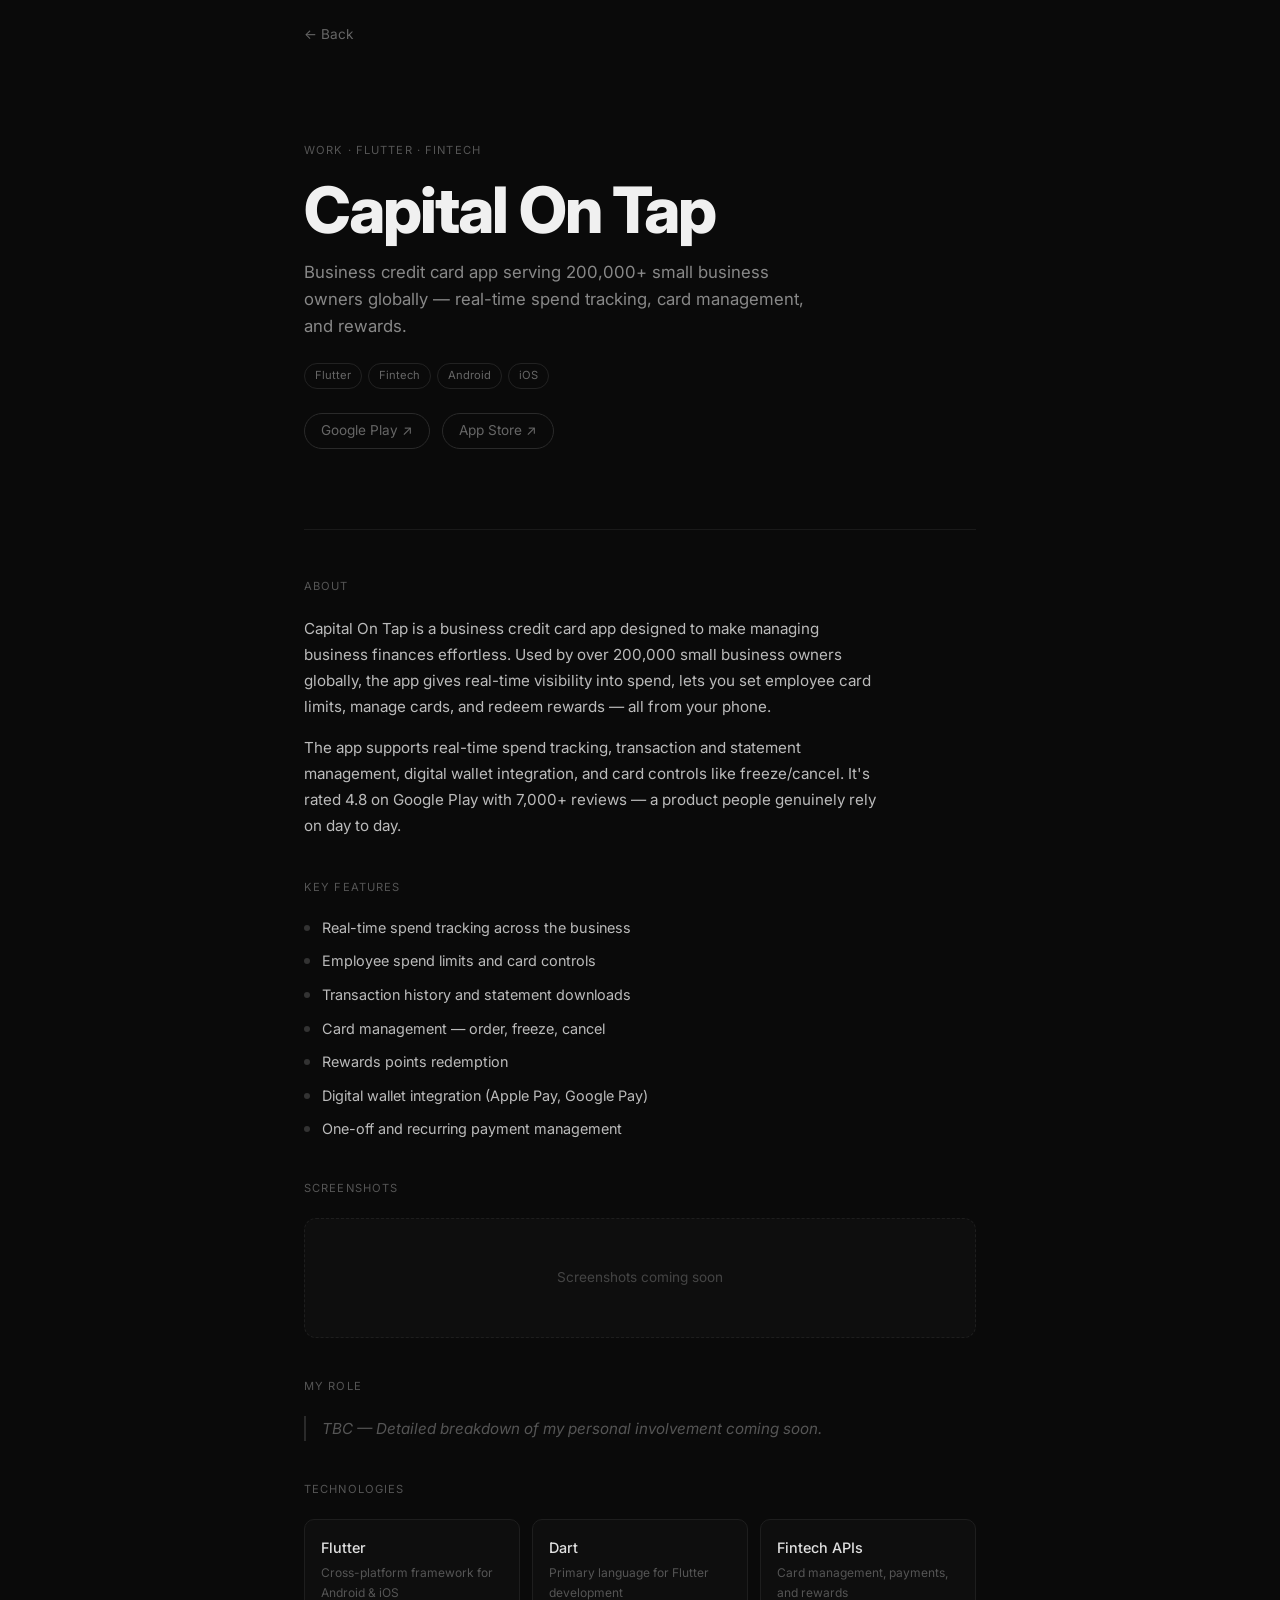
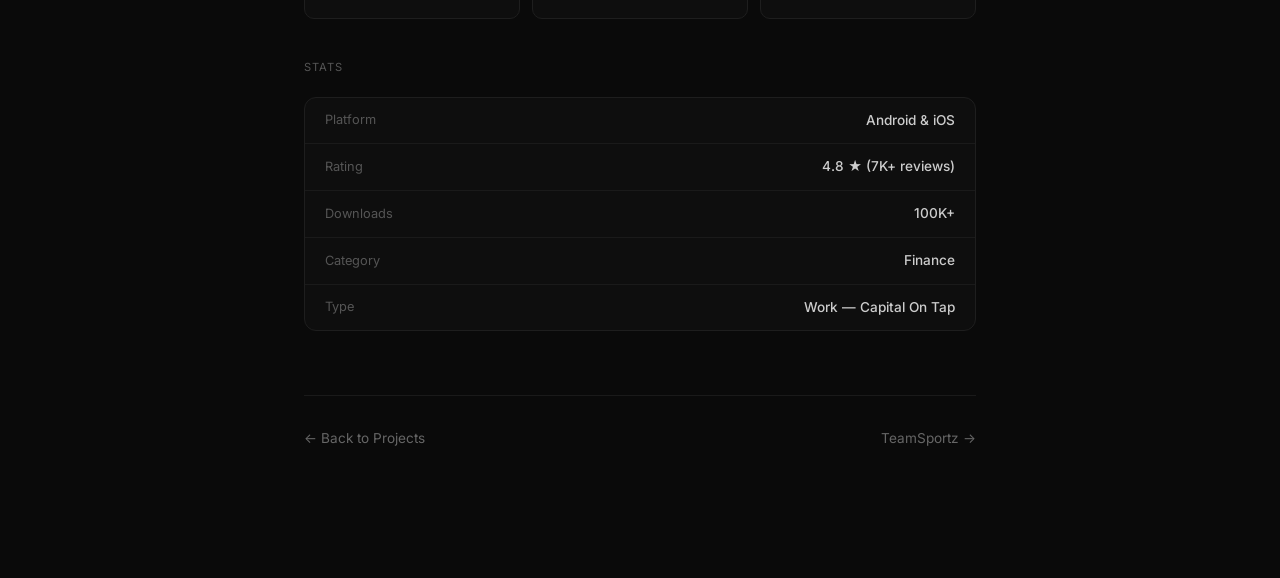
<file: projects/capitalontap.html>
<!DOCTYPE html>
<html lang="en">
<head>
  <meta charset="UTF-8" />
  <meta name="viewport" content="width=device-width, initial-scale=1.0" />
  <title>Capital On Tap — Jardel Kerr</title>
  <link rel="preconnect" href="https://fonts.googleapis.com" />
  <link href="https://fonts.googleapis.com/css2?family=Inter:wght@400;500;700;800&display=swap" rel="stylesheet" />
  <link rel="stylesheet" href="../css/styles.css" />
  <link rel="stylesheet" href="../css/project.css" />
</head>
<body>

  <div class="topbar">
    <a href="../index.html" class="back-link">← Back</a>
  </div>

  <main class="site">

    <section class="project-hero">
      <p class="project-meta">Work · Flutter · Fintech</p>
      <h1 class="project-title">Capital On Tap</h1>
      <p class="project-tagline">Business credit card app serving 200,000+ small business owners globally — real-time spend tracking, card management, and rewards.</p>
      <div class="project-hero-tags">
        <span class="tag">Flutter</span>
        <span class="tag">Fintech</span>
        <span class="tag">Android</span>
        <span class="tag">iOS</span>
      </div>
      <div class="project-links">
        <a href="https://play.google.com/store/apps/details?id=com.cot.app" target="_blank" rel="noopener" class="store-link">Google Play ↗</a>
        <a href="https://apps.apple.com/gb/app/capital-on-tap/id1398201114" target="_blank" rel="noopener" class="store-link">App Store ↗</a>
      </div>
    </section>

    <hr class="divider" />

    <section class="project-section">
      <p class="section-label">About</p>
      <p class="project-body">
        Capital On Tap is a business credit card app designed to make managing business finances effortless. Used by over 200,000 small business owners globally, the app gives real-time visibility into spend, lets you set employee card limits, manage cards, and redeem rewards — all from your phone.
      </p>
      <p class="project-body">
        The app supports real-time spend tracking, transaction and statement management, digital wallet integration, and card controls like freeze/cancel. It's rated 4.8 on Google Play with 7,000+ reviews — a product people genuinely rely on day to day.
      </p>
    </section>

    <section class="project-section">
      <p class="section-label">Key Features</p>
      <div class="feature-list">
        <div class="feature-item">
          <span class="feature-dot"></span>
          <p>Real-time spend tracking across the business</p>
        </div>
        <div class="feature-item">
          <span class="feature-dot"></span>
          <p>Employee spend limits and card controls</p>
        </div>
        <div class="feature-item">
          <span class="feature-dot"></span>
          <p>Transaction history and statement downloads</p>
        </div>
        <div class="feature-item">
          <span class="feature-dot"></span>
          <p>Card management — order, freeze, cancel</p>
        </div>
        <div class="feature-item">
          <span class="feature-dot"></span>
          <p>Rewards points redemption</p>
        </div>
        <div class="feature-item">
          <span class="feature-dot"></span>
          <p>Digital wallet integration (Apple Pay, Google Pay)</p>
        </div>
        <div class="feature-item">
          <span class="feature-dot"></span>
          <p>One-off and recurring payment management</p>
        </div>
      </div>
    </section>

    <section class="project-section">
      <p class="section-label">Screenshots</p>
      <div class="screenshots-placeholder">
        <p>Screenshots coming soon</p>
      </div>
    </section>

    <section class="project-section">
      <p class="section-label">My Role</p>
      <p class="project-body project-tbc">
        TBC — Detailed breakdown of my personal involvement coming soon.
      </p>
    </section>

    <section class="project-section">
      <p class="section-label">Technologies</p>
      <div class="tech-grid">
        <div class="tech-card">
          <p class="tech-name">Flutter</p>
          <p class="tech-desc">Cross-platform framework for Android &amp; iOS</p>
        </div>
        <div class="tech-card">
          <p class="tech-name">Dart</p>
          <p class="tech-desc">Primary language for Flutter development</p>
        </div>
        <div class="tech-card">
          <p class="tech-name">Fintech APIs</p>
          <p class="tech-desc">Card management, payments, and rewards</p>
        </div>
      </div>
    </section>

    <section class="project-section">
      <p class="section-label">Stats</p>
      <div class="status-card">
        <div class="status-row">
          <span class="status-key">Platform</span>
          <span class="status-val">Android &amp; iOS</span>
        </div>
        <div class="status-row">
          <span class="status-key">Rating</span>
          <span class="status-val">4.8 ★ (7K+ reviews)</span>
        </div>
        <div class="status-row">
          <span class="status-key">Downloads</span>
          <span class="status-val">100K+</span>
        </div>
        <div class="status-row">
          <span class="status-key">Category</span>
          <span class="status-val">Finance</span>
        </div>
        <div class="status-row">
          <span class="status-key">Type</span>
          <span class="status-val">Work — Capital On Tap</span>
        </div>
      </div>
    </section>

    <div class="project-nav-footer">
      <a href="../index.html" class="back-to-projects">← Back to Projects</a>
      <a href="teamsportz.html" class="next-project">TeamSportz →</a>
    </div>

  </main>

</body>
</html>
</file>
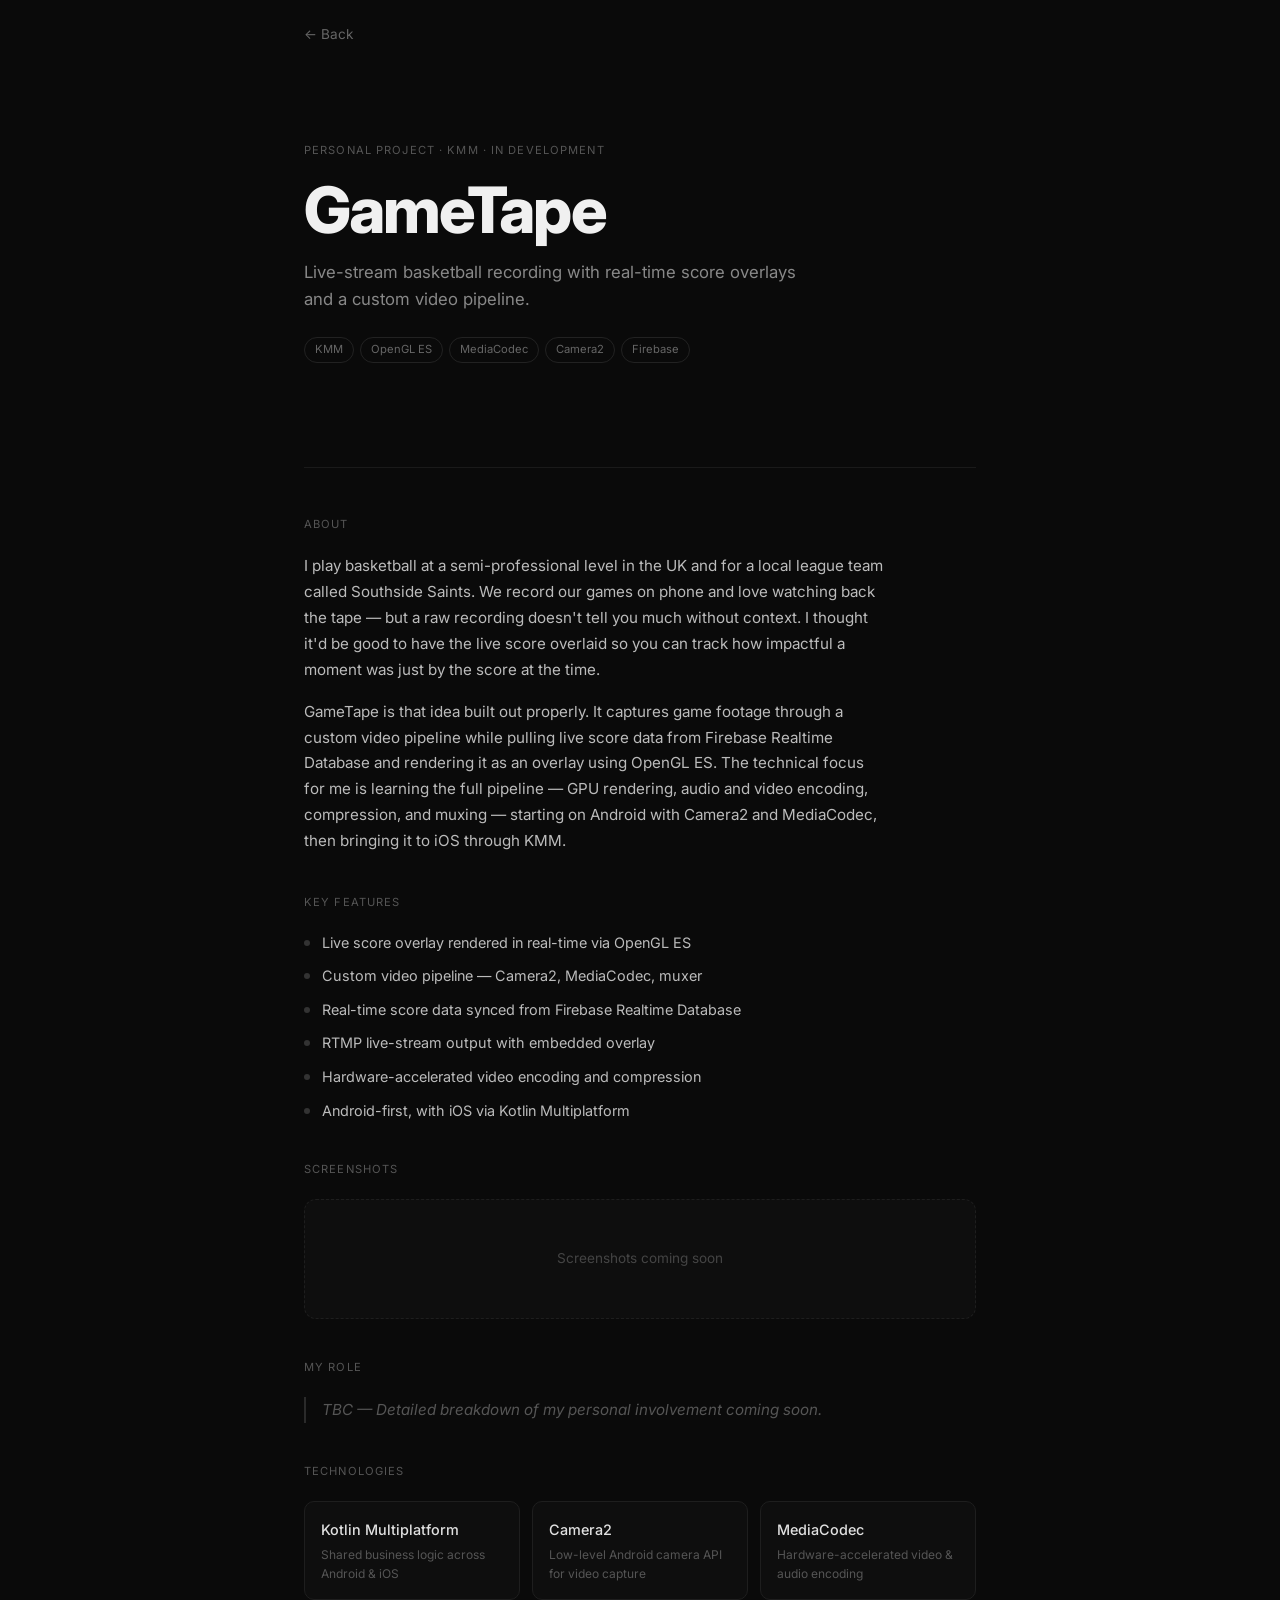
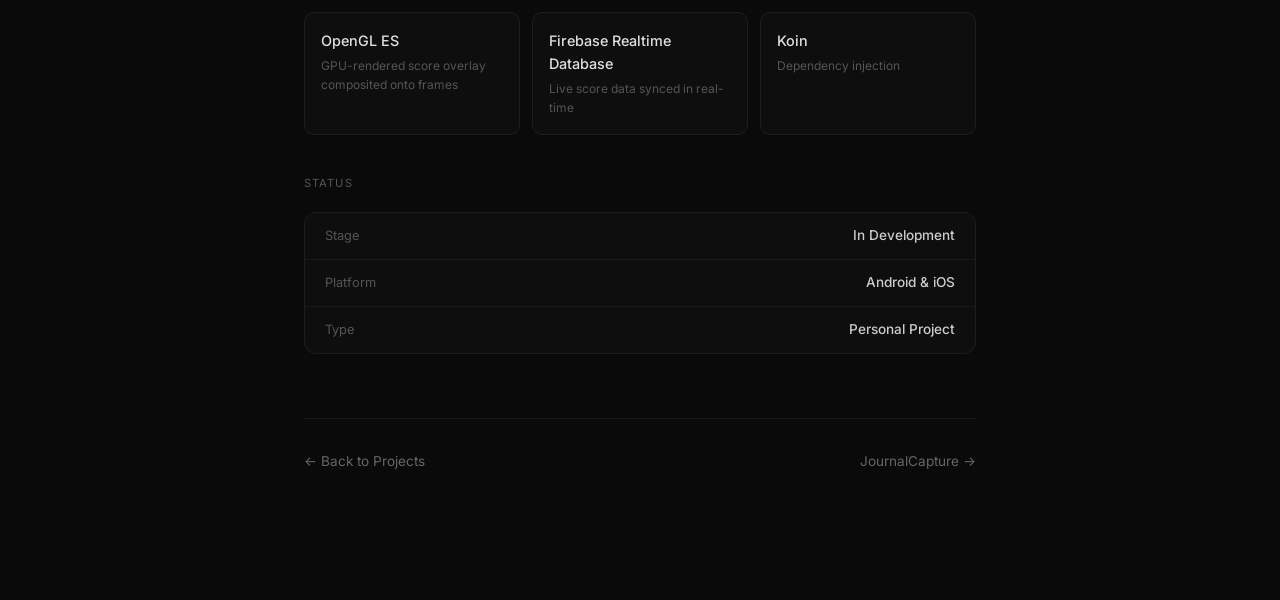
<file: projects/gametape.html>
<!DOCTYPE html>
<html lang="en">
<head>
  <meta charset="UTF-8" />
  <meta name="viewport" content="width=device-width, initial-scale=1.0" />
  <title>GameTape — Jardel Kerr</title>
  <link rel="preconnect" href="https://fonts.googleapis.com" />
  <link href="https://fonts.googleapis.com/css2?family=Inter:wght@400;500;700;800&display=swap" rel="stylesheet" />
  <link rel="stylesheet" href="../css/styles.css" />
  <link rel="stylesheet" href="../css/project.css" />
</head>
<body>

  <div class="topbar">
    <a href="../index.html" class="back-link">← Back</a>
  </div>

  <main class="site">

    <section class="project-hero">
      <p class="project-meta">Personal Project · KMM · In Development</p>
      <h1 class="project-title">GameTape</h1>
      <p class="project-tagline">Live-stream basketball recording with real-time score overlays and a custom video pipeline.</p>
      <div class="project-hero-tags">
        <span class="tag">KMM</span>
        <span class="tag">OpenGL ES</span>
        <span class="tag">MediaCodec</span>
        <span class="tag">Camera2</span>
        <span class="tag">Firebase</span>
      </div>
    </section>

    <hr class="divider" />

    <section class="project-section">
      <p class="section-label">About</p>
      <p class="project-body">
        I play basketball at a semi-professional level in the UK and for a local league team called Southside Saints. We record our games on phone and love watching back the tape — but a raw recording doesn't tell you much without context. I thought it'd be good to have the live score overlaid so you can track how impactful a moment was just by the score at the time.
      </p>
      <p class="project-body">
        GameTape is that idea built out properly. It captures game footage through a custom video pipeline while pulling live score data from Firebase Realtime Database and rendering it as an overlay using OpenGL ES. The technical focus for me is learning the full pipeline — GPU rendering, audio and video encoding, compression, and muxing — starting on Android with Camera2 and MediaCodec, then bringing it to iOS through KMM.
      </p>
    </section>

    <section class="project-section">
      <p class="section-label">Key Features</p>
      <div class="feature-list">
        <div class="feature-item">
          <span class="feature-dot"></span>
          <p>Live score overlay rendered in real-time via OpenGL ES</p>
        </div>
        <div class="feature-item">
          <span class="feature-dot"></span>
          <p>Custom video pipeline — Camera2, MediaCodec, muxer</p>
        </div>
        <div class="feature-item">
          <span class="feature-dot"></span>
          <p>Real-time score data synced from Firebase Realtime Database</p>
        </div>
        <div class="feature-item">
          <span class="feature-dot"></span>
          <p>RTMP live-stream output with embedded overlay</p>
        </div>
        <div class="feature-item">
          <span class="feature-dot"></span>
          <p>Hardware-accelerated video encoding and compression</p>
        </div>
        <div class="feature-item">
          <span class="feature-dot"></span>
          <p>Android-first, with iOS via Kotlin Multiplatform</p>
        </div>
      </div>
    </section>

    <section class="project-section">
      <p class="section-label">Screenshots</p>
      <div class="screenshots-placeholder">
        <p>Screenshots coming soon</p>
      </div>
    </section>

    <section class="project-section">
      <p class="section-label">My Role</p>
      <p class="project-body project-tbc">
        TBC — Detailed breakdown of my personal involvement coming soon.
      </p>
    </section>

    <section class="project-section">
      <p class="section-label">Technologies</p>
      <div class="tech-grid">
        <div class="tech-card">
          <p class="tech-name">Kotlin Multiplatform</p>
          <p class="tech-desc">Shared business logic across Android &amp; iOS</p>
        </div>
        <div class="tech-card">
          <p class="tech-name">Camera2</p>
          <p class="tech-desc">Low-level Android camera API for video capture</p>
        </div>
        <div class="tech-card">
          <p class="tech-name">MediaCodec</p>
          <p class="tech-desc">Hardware-accelerated video &amp; audio encoding</p>
        </div>
        <div class="tech-card">
          <p class="tech-name">OpenGL ES</p>
          <p class="tech-desc">GPU-rendered score overlay composited onto frames</p>
        </div>
        <div class="tech-card">
          <p class="tech-name">Firebase Realtime Database</p>
          <p class="tech-desc">Live score data synced in real-time</p>
        </div>
        <div class="tech-card">
          <p class="tech-name">Koin</p>
          <p class="tech-desc">Dependency injection</p>
        </div>
      </div>
    </section>

    <section class="project-section">
      <p class="section-label">Status</p>
      <div class="status-card">
        <div class="status-row">
          <span class="status-key">Stage</span>
          <span class="status-val">In Development</span>
        </div>
        <div class="status-row">
          <span class="status-key">Platform</span>
          <span class="status-val">Android &amp; iOS</span>
        </div>
        <div class="status-row">
          <span class="status-key">Type</span>
          <span class="status-val">Personal Project</span>
        </div>
      </div>
    </section>

    <div class="project-nav-footer">
      <a href="../index.html" class="back-to-projects">← Back to Projects</a>
      <a href="journalcapture.html" class="next-project">JournalCapture →</a>
    </div>

  </main>

</body>
</html>
</file>
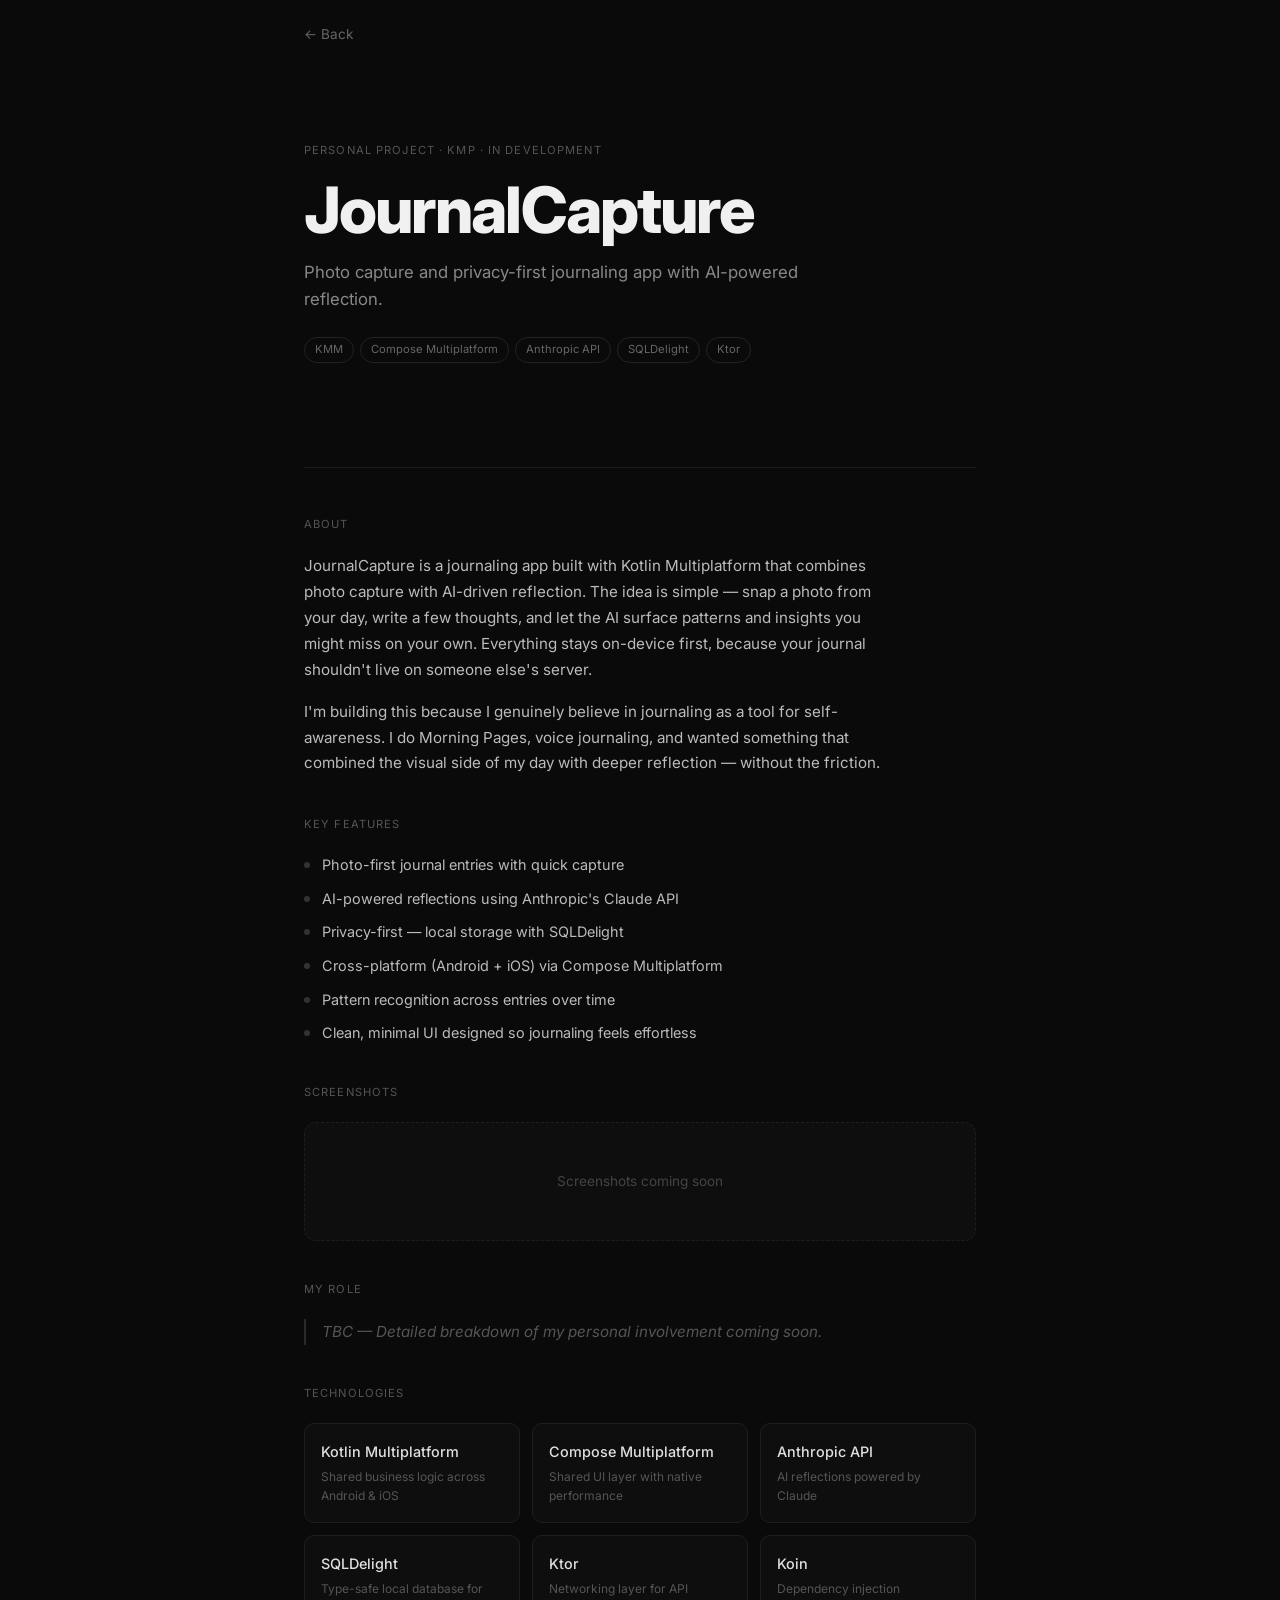
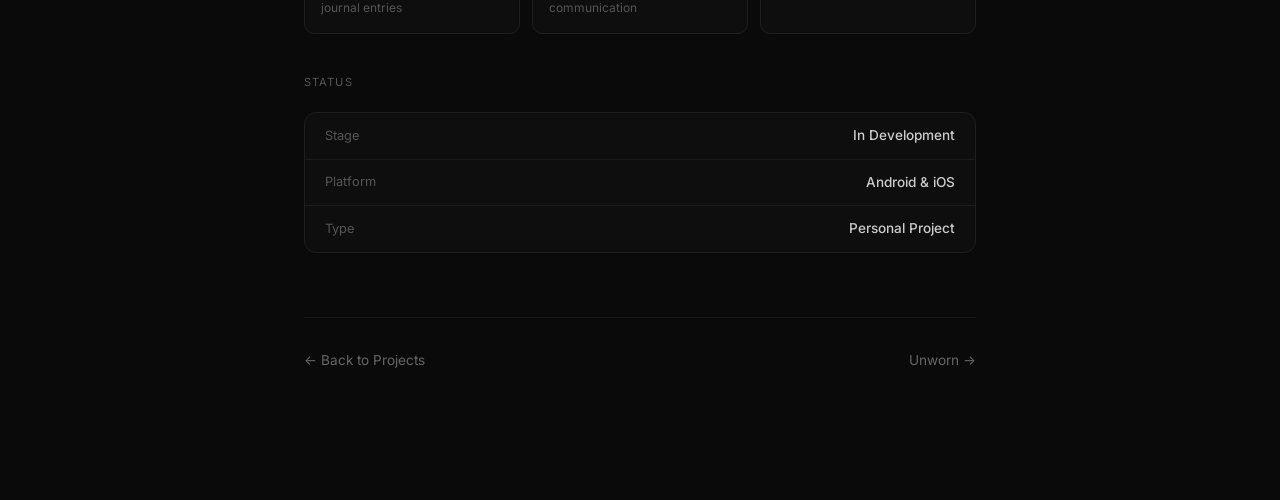
<file: projects/journalcapture.html>
<!DOCTYPE html>
<html lang="en">
<head>
  <meta charset="UTF-8" />
  <meta name="viewport" content="width=device-width, initial-scale=1.0" />
  <title>JournalCapture — Jardel Kerr</title>
  <link rel="preconnect" href="https://fonts.googleapis.com" />
  <link href="https://fonts.googleapis.com/css2?family=Inter:wght@400;500;700;800&display=swap" rel="stylesheet" />
  <link rel="stylesheet" href="../css/styles.css" />
  <link rel="stylesheet" href="../css/project.css" />
</head>
<body>

  <div class="topbar">
    <a href="../index.html" class="back-link">← Back</a>
  </div>

  <main class="site">

    <section class="project-hero">
      <p class="project-meta">Personal Project · KMP · In Development</p>
      <h1 class="project-title">JournalCapture</h1>
      <p class="project-tagline">Photo capture and privacy-first journaling app with AI-powered reflection.</p>
      <div class="project-hero-tags">
        <span class="tag">KMM</span>
        <span class="tag">Compose Multiplatform</span>
        <span class="tag">Anthropic API</span>
        <span class="tag">SQLDelight</span>
        <span class="tag">Ktor</span>
      </div>
    </section>

    <hr class="divider" />

    <section class="project-section">
      <p class="section-label">About</p>
      <p class="project-body">
        JournalCapture is a journaling app built with Kotlin Multiplatform that combines photo capture with AI-driven reflection. The idea is simple — snap a photo from your day, write a few thoughts, and let the AI surface patterns and insights you might miss on your own. Everything stays on-device first, because your journal shouldn't live on someone else's server.
      </p>
      <p class="project-body">
        I'm building this because I genuinely believe in journaling as a tool for self-awareness. I do Morning Pages, voice journaling, and wanted something that combined the visual side of my day with deeper reflection — without the friction.
      </p>
    </section>

    <section class="project-section">
      <p class="section-label">Key Features</p>
      <div class="feature-list">
        <div class="feature-item">
          <span class="feature-dot"></span>
          <p>Photo-first journal entries with quick capture</p>
        </div>
        <div class="feature-item">
          <span class="feature-dot"></span>
          <p>AI-powered reflections using Anthropic's Claude API</p>
        </div>
        <div class="feature-item">
          <span class="feature-dot"></span>
          <p>Privacy-first — local storage with SQLDelight</p>
        </div>
        <div class="feature-item">
          <span class="feature-dot"></span>
          <p>Cross-platform (Android + iOS) via Compose Multiplatform</p>
        </div>
        <div class="feature-item">
          <span class="feature-dot"></span>
          <p>Pattern recognition across entries over time</p>
        </div>
        <div class="feature-item">
          <span class="feature-dot"></span>
          <p>Clean, minimal UI designed so journaling feels effortless</p>
        </div>
      </div>
    </section>

    <section class="project-section">
      <p class="section-label">Screenshots</p>
      <div class="screenshots-placeholder">
        <p>Screenshots coming soon</p>
      </div>
    </section>

    <section class="project-section">
      <p class="section-label">My Role</p>
      <p class="project-body project-tbc">
        TBC — Detailed breakdown of my personal involvement coming soon.
      </p>
    </section>

    <section class="project-section">
      <p class="section-label">Technologies</p>
      <div class="tech-grid">
        <div class="tech-card">
          <p class="tech-name">Kotlin Multiplatform</p>
          <p class="tech-desc">Shared business logic across Android &amp; iOS</p>
        </div>
        <div class="tech-card">
          <p class="tech-name">Compose Multiplatform</p>
          <p class="tech-desc">Shared UI layer with native performance</p>
        </div>
        <div class="tech-card">
          <p class="tech-name">Anthropic API</p>
          <p class="tech-desc">AI reflections powered by Claude</p>
        </div>
        <div class="tech-card">
          <p class="tech-name">SQLDelight</p>
          <p class="tech-desc">Type-safe local database for journal entries</p>
        </div>
        <div class="tech-card">
          <p class="tech-name">Ktor</p>
          <p class="tech-desc">Networking layer for API communication</p>
        </div>
        <div class="tech-card">
          <p class="tech-name">Koin</p>
          <p class="tech-desc">Dependency injection</p>
        </div>
      </div>
    </section>

    <section class="project-section">
      <p class="section-label">Status</p>
      <div class="status-card">
        <div class="status-row">
          <span class="status-key">Stage</span>
          <span class="status-val">In Development</span>
        </div>
        <div class="status-row">
          <span class="status-key">Platform</span>
          <span class="status-val">Android &amp; iOS</span>
        </div>
        <div class="status-row">
          <span class="status-key">Type</span>
          <span class="status-val">Personal Project</span>
        </div>
      </div>
    </section>

    <div class="project-nav-footer">
      <a href="../index.html" class="back-to-projects">← Back to Projects</a>
      <a href="unworn.html" class="next-project">Unworn →</a>
    </div>

  </main>

</body>
</html>
</file>
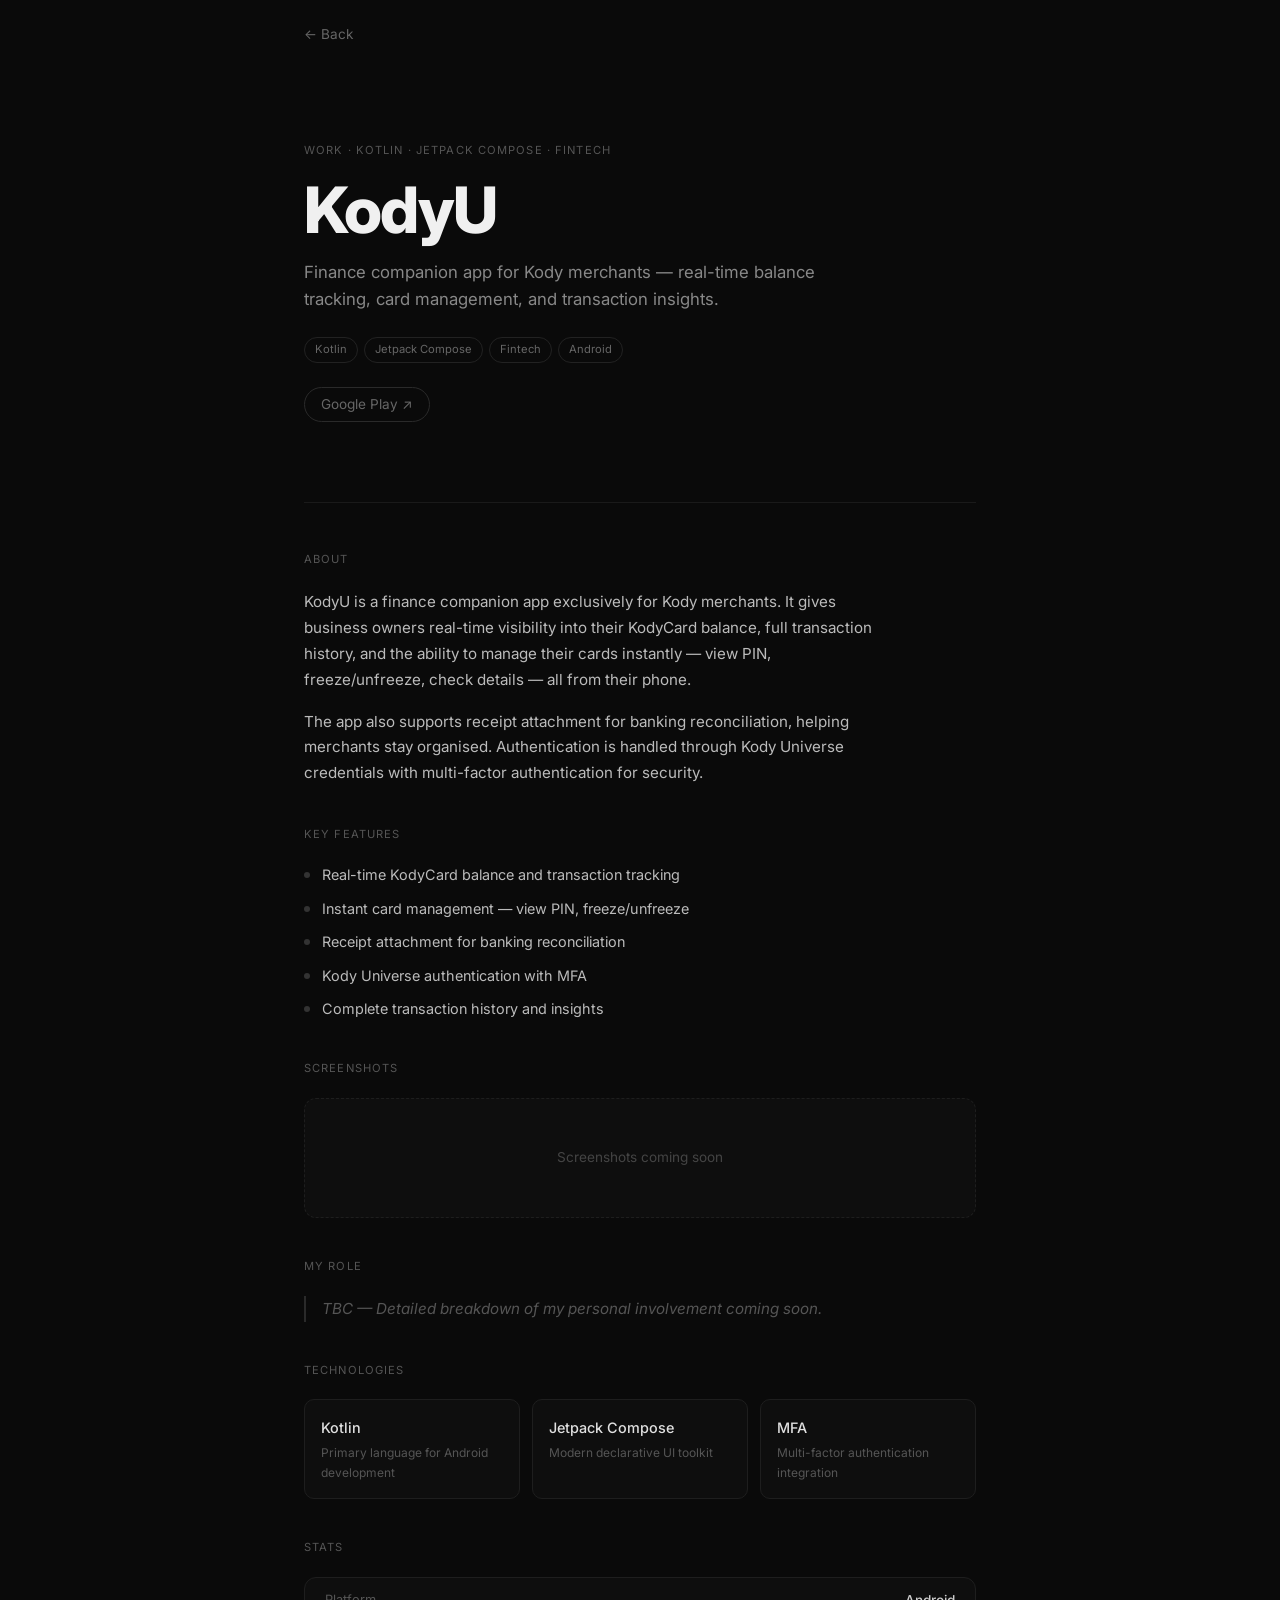
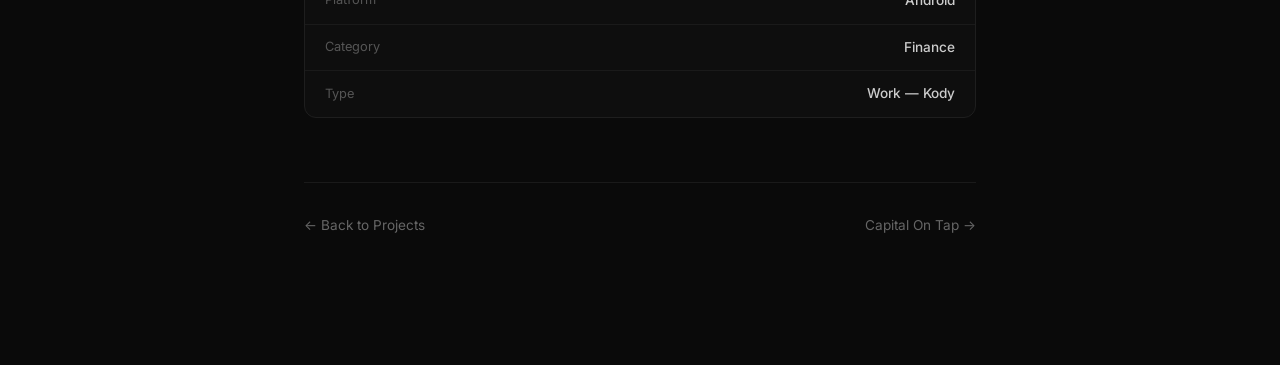
<file: projects/kody.html>
<!DOCTYPE html>
<html lang="en">
<head>
  <meta charset="UTF-8" />
  <meta name="viewport" content="width=device-width, initial-scale=1.0" />
  <title>Kody — Jardel Kerr</title>
  <link rel="preconnect" href="https://fonts.googleapis.com" />
  <link href="https://fonts.googleapis.com/css2?family=Inter:wght@400;500;700;800&display=swap" rel="stylesheet" />
  <link rel="stylesheet" href="../css/styles.css" />
  <link rel="stylesheet" href="../css/project.css" />
</head>
<body>

  <div class="topbar">
    <a href="../index.html" class="back-link">← Back</a>
  </div>

  <main class="site">

    <section class="project-hero">
      <p class="project-meta">Work · Kotlin · Jetpack Compose · Fintech</p>
      <h1 class="project-title">KodyU</h1>
      <p class="project-tagline">Finance companion app for Kody merchants — real-time balance tracking, card management, and transaction insights.</p>
      <div class="project-hero-tags">
        <span class="tag">Kotlin</span>
        <span class="tag">Jetpack Compose</span>
        <span class="tag">Fintech</span>
        <span class="tag">Android</span>
      </div>
      <div class="project-links">
        <a href="https://play.google.com/store/apps/details?id=com.kody.kodyu" target="_blank" rel="noopener" class="store-link">Google Play ↗</a>
      </div>
    </section>

    <hr class="divider" />

    <section class="project-section">
      <p class="section-label">About</p>
      <p class="project-body">
        KodyU is a finance companion app exclusively for Kody merchants. It gives business owners real-time visibility into their KodyCard balance, full transaction history, and the ability to manage their cards instantly — view PIN, freeze/unfreeze, check details — all from their phone.
      </p>
      <p class="project-body">
        The app also supports receipt attachment for banking reconciliation, helping merchants stay organised. Authentication is handled through Kody Universe credentials with multi-factor authentication for security.
      </p>
    </section>

    <section class="project-section">
      <p class="section-label">Key Features</p>
      <div class="feature-list">
        <div class="feature-item">
          <span class="feature-dot"></span>
          <p>Real-time KodyCard balance and transaction tracking</p>
        </div>
        <div class="feature-item">
          <span class="feature-dot"></span>
          <p>Instant card management — view PIN, freeze/unfreeze</p>
        </div>
        <div class="feature-item">
          <span class="feature-dot"></span>
          <p>Receipt attachment for banking reconciliation</p>
        </div>
        <div class="feature-item">
          <span class="feature-dot"></span>
          <p>Kody Universe authentication with MFA</p>
        </div>
        <div class="feature-item">
          <span class="feature-dot"></span>
          <p>Complete transaction history and insights</p>
        </div>
      </div>
    </section>

    <section class="project-section">
      <p class="section-label">Screenshots</p>
      <div class="screenshots-placeholder">
        <p>Screenshots coming soon</p>
      </div>
    </section>

    <section class="project-section">
      <p class="section-label">My Role</p>
      <p class="project-body project-tbc">
        TBC — Detailed breakdown of my personal involvement coming soon.
      </p>
    </section>

    <section class="project-section">
      <p class="section-label">Technologies</p>
      <div class="tech-grid">
        <div class="tech-card">
          <p class="tech-name">Kotlin</p>
          <p class="tech-desc">Primary language for Android development</p>
        </div>
        <div class="tech-card">
          <p class="tech-name">Jetpack Compose</p>
          <p class="tech-desc">Modern declarative UI toolkit</p>
        </div>
        <div class="tech-card">
          <p class="tech-name">MFA</p>
          <p class="tech-desc">Multi-factor authentication integration</p>
        </div>
      </div>
    </section>

    <section class="project-section">
      <p class="section-label">Stats</p>
      <div class="status-card">
        <div class="status-row">
          <span class="status-key">Platform</span>
          <span class="status-val">Android</span>
        </div>
        <div class="status-row">
          <span class="status-key">Category</span>
          <span class="status-val">Finance</span>
        </div>
        <div class="status-row">
          <span class="status-key">Type</span>
          <span class="status-val">Work — Kody</span>
        </div>
      </div>
    </section>

    <div class="project-nav-footer">
      <a href="../index.html" class="back-to-projects">← Back to Projects</a>
      <a href="capitalontap.html" class="next-project">Capital On Tap →</a>
    </div>

  </main>

</body>
</html>
</file>
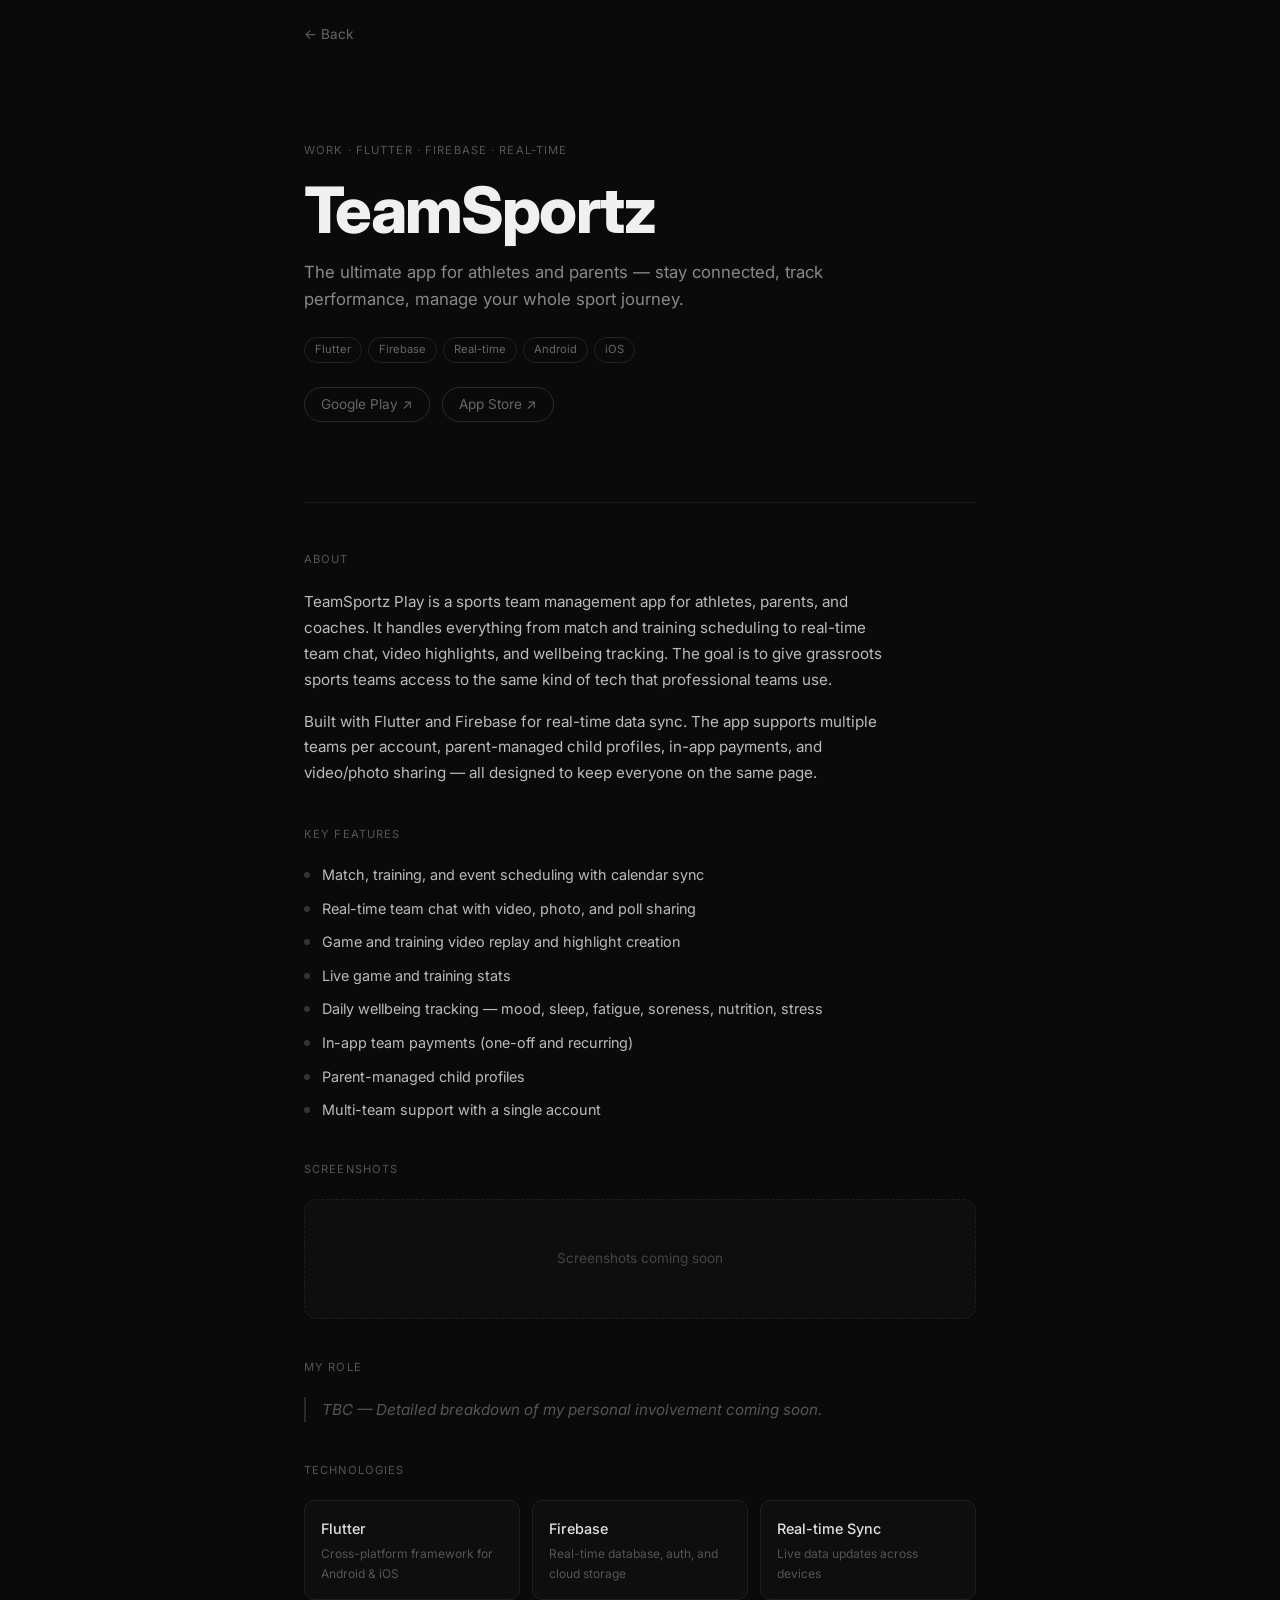
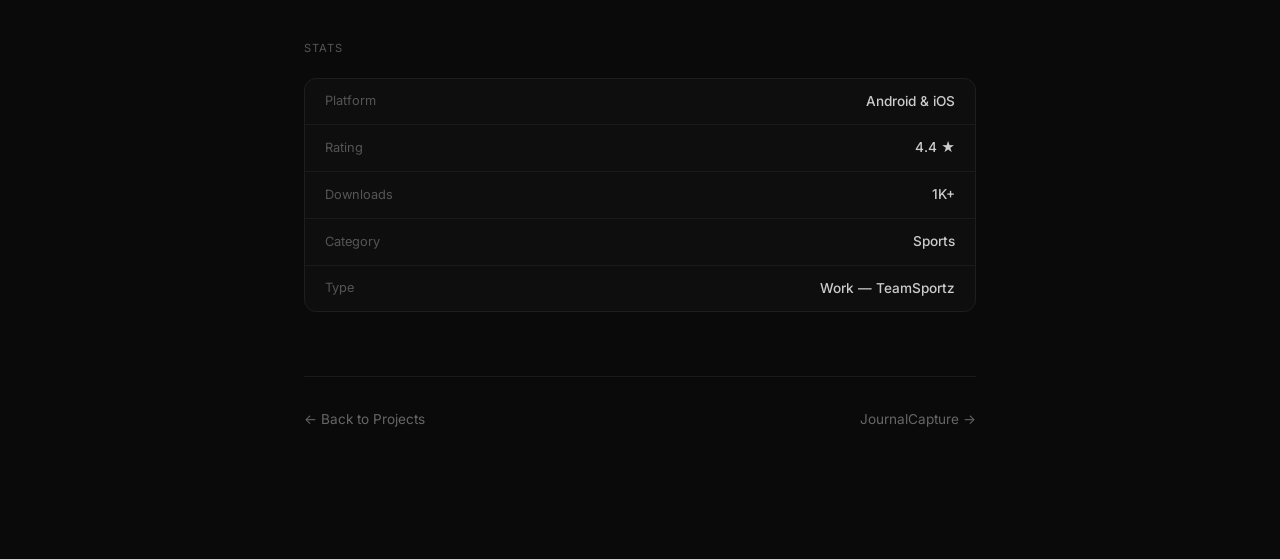
<file: projects/teamsportz.html>
<!DOCTYPE html>
<html lang="en">
<head>
  <meta charset="UTF-8" />
  <meta name="viewport" content="width=device-width, initial-scale=1.0" />
  <title>TeamSportz — Jardel Kerr</title>
  <link rel="preconnect" href="https://fonts.googleapis.com" />
  <link href="https://fonts.googleapis.com/css2?family=Inter:wght@400;500;700;800&display=swap" rel="stylesheet" />
  <link rel="stylesheet" href="../css/styles.css" />
  <link rel="stylesheet" href="../css/project.css" />
</head>
<body>

  <div class="topbar">
    <a href="../index.html" class="back-link">← Back</a>
  </div>

  <main class="site">

    <section class="project-hero">
      <p class="project-meta">Work · Flutter · Firebase · Real-time</p>
      <h1 class="project-title">TeamSportz</h1>
      <p class="project-tagline">The ultimate app for athletes and parents — stay connected, track performance, manage your whole sport journey.</p>
      <div class="project-hero-tags">
        <span class="tag">Flutter</span>
        <span class="tag">Firebase</span>
        <span class="tag">Real-time</span>
        <span class="tag">Android</span>
        <span class="tag">iOS</span>
      </div>
      <div class="project-links">
        <a href="https://play.google.com/store/apps/details?id=com.teamsportz.store" target="_blank" rel="noopener" class="store-link">Google Play ↗</a>
        <a href="https://apps.apple.com/us/app/teamsportz-play/id1541456437" target="_blank" rel="noopener" class="store-link">App Store ↗</a>
      </div>
    </section>

    <hr class="divider" />

    <section class="project-section">
      <p class="section-label">About</p>
      <p class="project-body">
        TeamSportz Play is a sports team management app for athletes, parents, and coaches. It handles everything from match and training scheduling to real-time team chat, video highlights, and wellbeing tracking. The goal is to give grassroots sports teams access to the same kind of tech that professional teams use.
      </p>
      <p class="project-body">
        Built with Flutter and Firebase for real-time data sync. The app supports multiple teams per account, parent-managed child profiles, in-app payments, and video/photo sharing — all designed to keep everyone on the same page.
      </p>
    </section>

    <section class="project-section">
      <p class="section-label">Key Features</p>
      <div class="feature-list">
        <div class="feature-item">
          <span class="feature-dot"></span>
          <p>Match, training, and event scheduling with calendar sync</p>
        </div>
        <div class="feature-item">
          <span class="feature-dot"></span>
          <p>Real-time team chat with video, photo, and poll sharing</p>
        </div>
        <div class="feature-item">
          <span class="feature-dot"></span>
          <p>Game and training video replay and highlight creation</p>
        </div>
        <div class="feature-item">
          <span class="feature-dot"></span>
          <p>Live game and training stats</p>
        </div>
        <div class="feature-item">
          <span class="feature-dot"></span>
          <p>Daily wellbeing tracking — mood, sleep, fatigue, soreness, nutrition, stress</p>
        </div>
        <div class="feature-item">
          <span class="feature-dot"></span>
          <p>In-app team payments (one-off and recurring)</p>
        </div>
        <div class="feature-item">
          <span class="feature-dot"></span>
          <p>Parent-managed child profiles</p>
        </div>
        <div class="feature-item">
          <span class="feature-dot"></span>
          <p>Multi-team support with a single account</p>
        </div>
      </div>
    </section>

    <section class="project-section">
      <p class="section-label">Screenshots</p>
      <div class="screenshots-placeholder">
        <p>Screenshots coming soon</p>
      </div>
    </section>

    <section class="project-section">
      <p class="section-label">My Role</p>
      <p class="project-body project-tbc">
        TBC — Detailed breakdown of my personal involvement coming soon.
      </p>
    </section>

    <section class="project-section">
      <p class="section-label">Technologies</p>
      <div class="tech-grid">
        <div class="tech-card">
          <p class="tech-name">Flutter</p>
          <p class="tech-desc">Cross-platform framework for Android &amp; iOS</p>
        </div>
        <div class="tech-card">
          <p class="tech-name">Firebase</p>
          <p class="tech-desc">Real-time database, auth, and cloud storage</p>
        </div>
        <div class="tech-card">
          <p class="tech-name">Real-time Sync</p>
          <p class="tech-desc">Live data updates across devices</p>
        </div>
      </div>
    </section>

    <section class="project-section">
      <p class="section-label">Stats</p>
      <div class="status-card">
        <div class="status-row">
          <span class="status-key">Platform</span>
          <span class="status-val">Android &amp; iOS</span>
        </div>
        <div class="status-row">
          <span class="status-key">Rating</span>
          <span class="status-val">4.4 ★</span>
        </div>
        <div class="status-row">
          <span class="status-key">Downloads</span>
          <span class="status-val">1K+</span>
        </div>
        <div class="status-row">
          <span class="status-key">Category</span>
          <span class="status-val">Sports</span>
        </div>
        <div class="status-row">
          <span class="status-key">Type</span>
          <span class="status-val">Work — TeamSportz</span>
        </div>
      </div>
    </section>

    <div class="project-nav-footer">
      <a href="../index.html" class="back-to-projects">← Back to Projects</a>
      <a href="journalcapture.html" class="next-project">JournalCapture →</a>
    </div>

  </main>

</body>
</html>
</file>
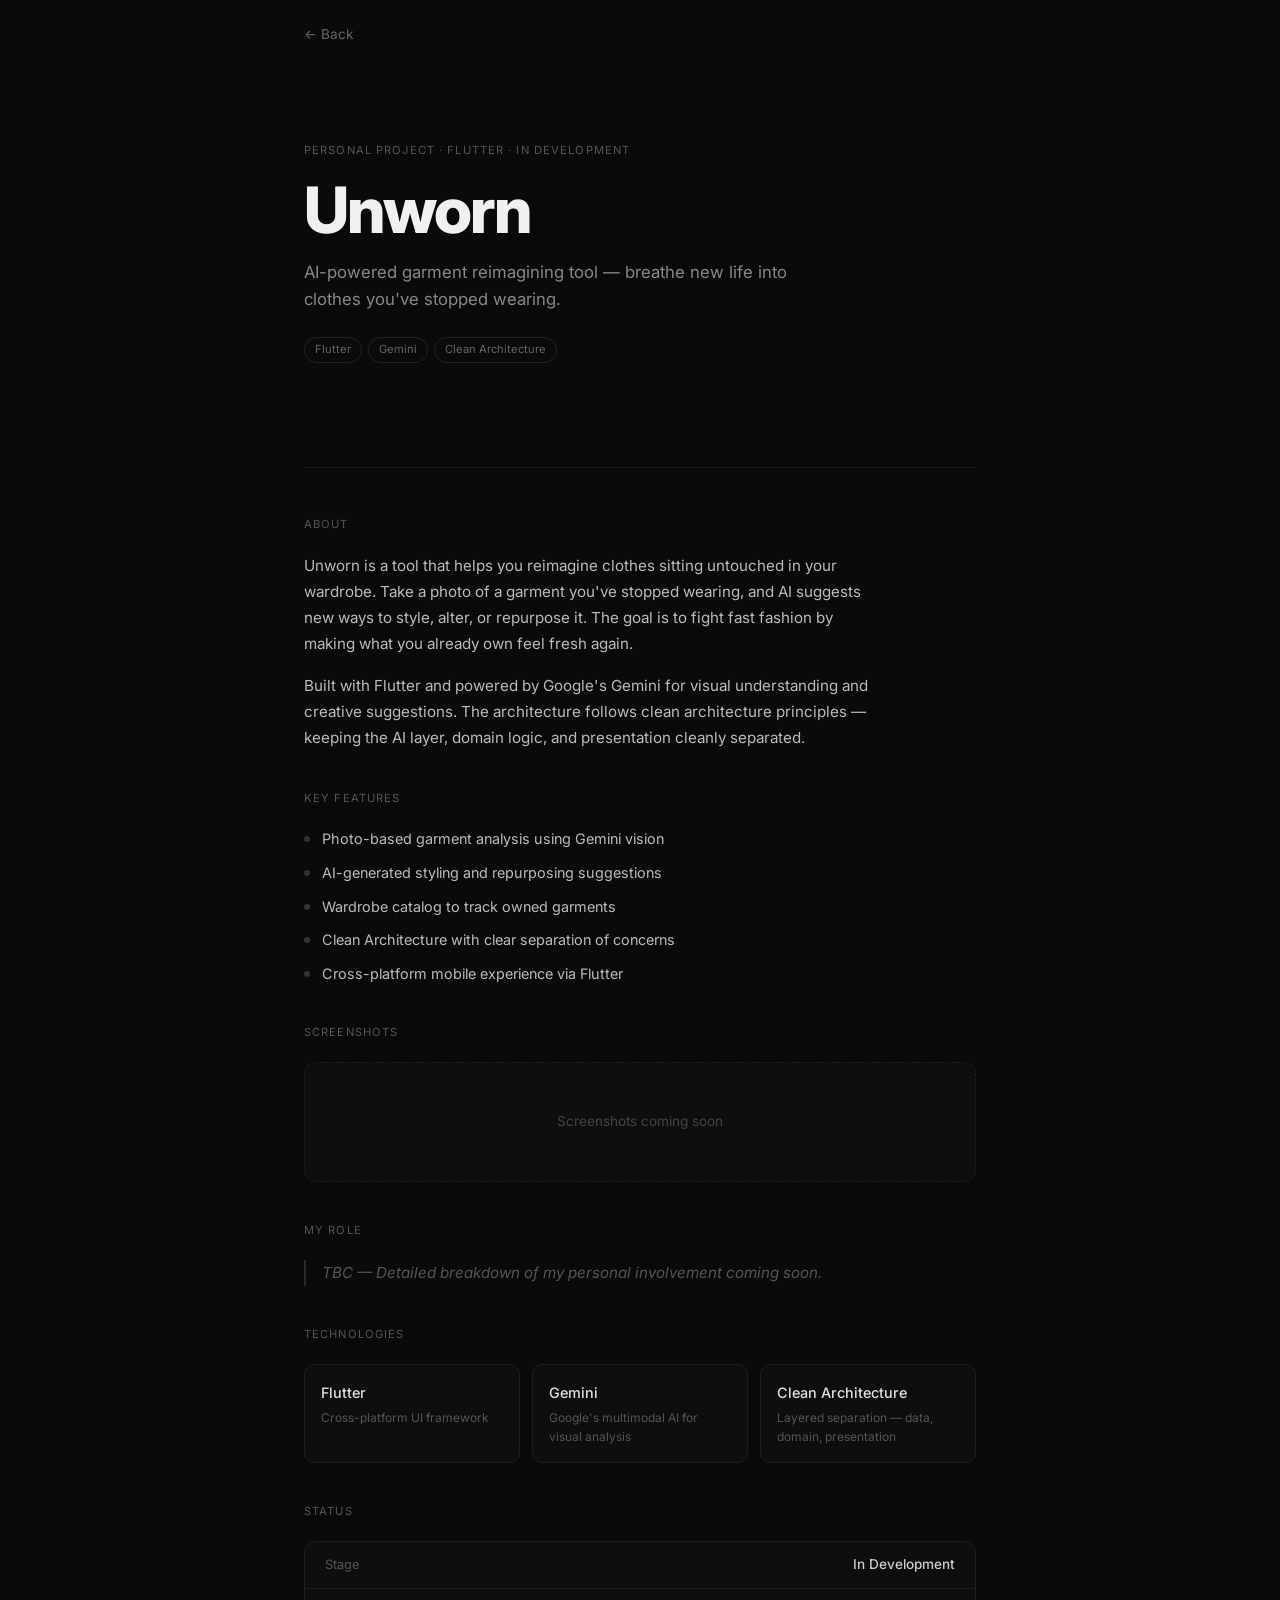
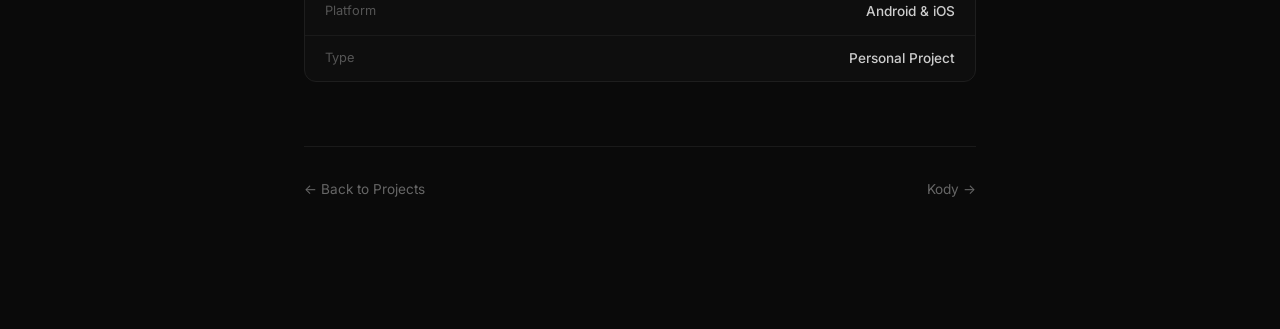
<file: projects/unworn.html>
<!DOCTYPE html>
<html lang="en">
<head>
  <meta charset="UTF-8" />
  <meta name="viewport" content="width=device-width, initial-scale=1.0" />
  <title>Unworn — Jardel Kerr</title>
  <link rel="preconnect" href="https://fonts.googleapis.com" />
  <link href="https://fonts.googleapis.com/css2?family=Inter:wght@400;500;700;800&display=swap" rel="stylesheet" />
  <link rel="stylesheet" href="../css/styles.css" />
  <link rel="stylesheet" href="../css/project.css" />
</head>
<body>

  <div class="topbar">
    <a href="../index.html" class="back-link">← Back</a>
  </div>

  <main class="site">

    <section class="project-hero">
      <p class="project-meta">Personal Project · Flutter · In Development</p>
      <h1 class="project-title">Unworn</h1>
      <p class="project-tagline">AI-powered garment reimagining tool — breathe new life into clothes you've stopped wearing.</p>
      <div class="project-hero-tags">
        <span class="tag">Flutter</span>
        <span class="tag">Gemini</span>
        <span class="tag">Clean Architecture</span>
      </div>
    </section>

    <hr class="divider" />

    <section class="project-section">
      <p class="section-label">About</p>
      <p class="project-body">
        Unworn is a tool that helps you reimagine clothes sitting untouched in your wardrobe. Take a photo of a garment you've stopped wearing, and AI suggests new ways to style, alter, or repurpose it. The goal is to fight fast fashion by making what you already own feel fresh again.
      </p>
      <p class="project-body">
        Built with Flutter and powered by Google's Gemini for visual understanding and creative suggestions. The architecture follows clean architecture principles — keeping the AI layer, domain logic, and presentation cleanly separated.
      </p>
    </section>

    <section class="project-section">
      <p class="section-label">Key Features</p>
      <div class="feature-list">
        <div class="feature-item">
          <span class="feature-dot"></span>
          <p>Photo-based garment analysis using Gemini vision</p>
        </div>
        <div class="feature-item">
          <span class="feature-dot"></span>
          <p>AI-generated styling and repurposing suggestions</p>
        </div>
        <div class="feature-item">
          <span class="feature-dot"></span>
          <p>Wardrobe catalog to track owned garments</p>
        </div>
        <div class="feature-item">
          <span class="feature-dot"></span>
          <p>Clean Architecture with clear separation of concerns</p>
        </div>
        <div class="feature-item">
          <span class="feature-dot"></span>
          <p>Cross-platform mobile experience via Flutter</p>
        </div>
      </div>
    </section>

    <section class="project-section">
      <p class="section-label">Screenshots</p>
      <div class="screenshots-placeholder">
        <p>Screenshots coming soon</p>
      </div>
    </section>

    <section class="project-section">
      <p class="section-label">My Role</p>
      <p class="project-body project-tbc">
        TBC — Detailed breakdown of my personal involvement coming soon.
      </p>
    </section>

    <section class="project-section">
      <p class="section-label">Technologies</p>
      <div class="tech-grid">
        <div class="tech-card">
          <p class="tech-name">Flutter</p>
          <p class="tech-desc">Cross-platform UI framework</p>
        </div>
        <div class="tech-card">
          <p class="tech-name">Gemini</p>
          <p class="tech-desc">Google's multimodal AI for visual analysis</p>
        </div>
        <div class="tech-card">
          <p class="tech-name">Clean Architecture</p>
          <p class="tech-desc">Layered separation — data, domain, presentation</p>
        </div>
      </div>
    </section>

    <section class="project-section">
      <p class="section-label">Status</p>
      <div class="status-card">
        <div class="status-row">
          <span class="status-key">Stage</span>
          <span class="status-val">In Development</span>
        </div>
        <div class="status-row">
          <span class="status-key">Platform</span>
          <span class="status-val">Android &amp; iOS</span>
        </div>
        <div class="status-row">
          <span class="status-key">Type</span>
          <span class="status-val">Personal Project</span>
        </div>
      </div>
    </section>

    <div class="project-nav-footer">
      <a href="../index.html" class="back-to-projects">← Back to Projects</a>
      <a href="kody.html" class="next-project">Kody →</a>
    </div>

  </main>

</body>
</html>
</file>
<file: css/styles.css>
*, *::before, *::after { box-sizing: border-box; margin: 0; padding: 0; }

body {
  font-family: 'Inter', sans-serif;
  background: #0a0a0a;
  color: #f0f0f0;
  line-height: 1.6;
}

.topbar {
  max-width: 720px;
  margin: 0 auto;
  display: flex;
  justify-content: space-between;
  align-items: center;
  padding: 1.5rem 1.5rem 0;
}

.site-notice {
  max-width: 720px;
  margin: 1rem auto 0;
  display: flex;
  align-items: center;
  gap: 0.6rem;
  padding: 0.8rem 1rem;
  border: 1px solid #3a3520;
  border-radius: 12px;
  background: rgba(201, 162, 39, 0.08);
  color: #d6b54a;
  font-size: 0.85rem;
}

.site-notice-dot {
  width: 8px;
  height: 8px;
  border-radius: 50%;
  flex-shrink: 0;
  background: #d6b54a;
  box-shadow: 0 0 8px rgba(214, 181, 74, 0.45);
}

.initials {
  font-size: 1.4rem;
  font-weight: 800;
  letter-spacing: -0.02em;
  color: #f0f0f0;
  user-select: none;
}

.music-btn {
  display: flex;
  align-items: center;
  gap: 8px;
  background: transparent;
  border: 1px solid #2a2a2a;
  color: #666;
  font-family: 'Inter', sans-serif;
  font-size: 0.8rem;
  padding: 6px 14px;
  border-radius: 999px;
  cursor: pointer;
  transition: all 0.2s;
}
.music-btn:hover { border-color: #555; color: #f0f0f0; }
.music-btn.playing { border-color: #f0f0f0; color: #f0f0f0; }

.bars { display: flex; align-items: flex-end; gap: 2px; height: 12px; }
.bar { width: 2px; background: #666; border-radius: 1px; transition: background 0.2s; }
.music-btn.playing .bar { background: #f0f0f0; animation: bounce 0.8s infinite; }
.music-btn.playing .bar:nth-child(2) { animation-delay: 0.15s; }
.music-btn.playing .bar:nth-child(3) { animation-delay: 0.3s; }
@keyframes bounce { 0%, 100% { height: 4px; } 50% { height: 12px; } }

.site {
  max-width: 720px;
  margin: 0 auto;
  padding: 3rem 1.5rem 6rem;
}

.hero { padding: 3.5rem 0 2.5rem; }

.hero-photo {
  width: 80px;
  height: 80px;
  border-radius: 50%;
  overflow: hidden;
  border: 2px solid #2a2a2a;
  margin-bottom: 2rem;
  background: #1e1e1e;
}
.hero-photo img { width: 100%; height: 100%; object-fit: cover; }

.hero-greeting { font-size: 1rem; color: #888; margin-bottom: 0.4rem; }

.hero-name {
  font-size: clamp(3.5rem, 12vw, 6rem);
  font-weight: 800;
  line-height: 1;
  letter-spacing: -0.03em;
}
.hero-name span { color: #555; }

.hero-subtitle {
  font-size: clamp(1rem, 3vw, 1.35rem);
  font-weight: 800;
  letter-spacing: -0.01em;
  margin-top: 0.5rem;
  background: linear-gradient(135deg, #a78bfa, #60a5fa, #34d399);
  -webkit-background-clip: text;
  -webkit-text-fill-color: transparent;
  background-clip: text;
}

.hero-sub { font-size: 1.05rem; color: #888; margin-top: 1.25rem; max-width: 480px; }

.socials { display: flex; gap: 0.75rem; margin-top: 2rem; flex-wrap: wrap; }
.socials a {
  font-size: 0.85rem;
  color: #666;
  text-decoration: none;
  border: 1px solid #2a2a2a;
  padding: 6px 16px;
  border-radius: 999px;
  transition: all 0.2s;
}
.socials a:hover { color: #f0f0f0; border-color: #666; }

.divider { border: none; border-top: 1px solid #1a1a1a; margin: 3rem 0; }

.section-label {
  font-size: 0.7rem;
  color: #555;
  letter-spacing: 0.1em;
  text-transform: uppercase;
  margin-bottom: 1.25rem;
}

.projects {
  display: flex;
  flex-direction: column;
  gap: 1px;
  border: 1px solid #1e1e1e;
  border-radius: 12px;
  overflow: hidden;
}
.project-row {
  display: flex;
  align-items: center;
  justify-content: space-between;
  gap: 1rem;
  padding: 1rem 1.25rem;
  background: #0e0e0e;
  transition: background 0.15s;
  flex-wrap: wrap;
  text-decoration: none;
  color: inherit;
  cursor: pointer;
}
.project-row:hover { background: #141414; }
.project-info { display: flex; flex-direction: column; gap: 4px; }
.project-name { font-size: 0.95rem; font-weight: 500; color: #e0e0e0; }
.project-desc { font-size: 0.8rem; color: #555; }
.project-tags { display: flex; gap: 6px; flex-wrap: wrap; }

.tag {
  font-size: 0.7rem;
  padding: 3px 10px;
  border-radius: 999px;
  border: 1px solid #222;
  color: #666;
}

/* Project status tags */
.status-tag {
  display: inline-flex;
  align-items: center;
  gap: 5px;
  font-size: 0.65rem;
  font-weight: 500;
  padding: 2px 9px;
  border-radius: 999px;
  margin-left: 8px;
  vertical-align: middle;
  letter-spacing: 0.01em;
}
.status-dot-indicator {
  width: 6px;
  height: 6px;
  border-radius: 50%;
  display: inline-block;
  flex-shrink: 0;
}
.status-tag.in-dev {
  border: 1px solid #3a3520;
  color: #c9a227;
  background: rgba(201, 162, 39, 0.08);
}
.status-tag.in-dev .status-dot-indicator {
  background: #c9a227;
  box-shadow: 0 0 6px rgba(201, 162, 39, 0.5);
}
.status-tag.unpublished {
  border: 1px solid #1e3a2e;
  color: #34d399;
  background: rgba(52, 211, 153, 0.08);
}
.status-tag.unpublished .status-dot-indicator {
  background: #34d399;
  box-shadow: 0 0 6px rgba(52, 211, 153, 0.5);
}

.spacer { margin-top: 2.5rem; }

.toggle-row { display: flex; gap: 8px; margin-bottom: 2.5rem; flex-wrap: wrap; }
.toggle-btn {
  font-size: 0.85rem;
  font-family: 'Inter', sans-serif;
  padding: 6px 18px;
  border-radius: 999px;
  border: 1px solid #2a2a2a;
  background: transparent;
  color: #666;
  cursor: pointer;
  transition: all 0.2s;
}
.toggle-btn.active {
  background: #f0f0f0;
  color: #0a0a0a;
  border-color: #f0f0f0;
  font-weight: 600;
}

.exp-list { display: flex; flex-direction: column; gap: 1.25rem; }
.exp-item { display: flex; gap: 1rem; align-items: flex-start; }
.exp-dot { width: 7px; height: 7px; border-radius: 50%; background: #333; margin-top: 5px; flex-shrink: 0; }
.exp-company { font-size: 0.95rem; font-weight: 500; color: #e0e0e0; }
.exp-link {
  font-size: 0.75rem;
  font-weight: 500;
  color: #555;
  text-decoration: none;
  margin-left: 6px;
  transition: color 0.2s;
}
.exp-link:hover { color: #f0f0f0; }
.exp-role { font-size: 0.8rem; color: #555; margin-top: 3px; }

.toolkit { display: flex; flex-wrap: wrap; gap: 8px; }

/* Now playing */
.now-playing {
  display: flex;
  align-items: center;
  gap: 14px;
  padding: 1rem 1.25rem;
  background: #0e0e0e;
  border: 1px solid #1e1e1e;
  border-radius: 12px;
  transition: background 0.15s;
}
.now-playing:hover { background: #141414; }

.status-dot-wrap {
  position: relative;
  width: 12px;
  height: 12px;
  flex-shrink: 0;
}
.status-dot {
  display: block;
  width: 10px;
  height: 10px;
  border-radius: 50%;
  background: #22c55e;
  position: absolute;
  top: 1px;
  left: 1px;
}
.status-dot::before {
  content: '';
  position: absolute;
  inset: -4px;
  border-radius: 50%;
  background: rgba(34, 197, 94, 0.35);
  animation: pulse-ring 1.8s cubic-bezier(0.4, 0, 0.6, 1) infinite;
}
@keyframes pulse-ring {
  0%   { transform: scale(0.8); opacity: 1; }
  70%  { transform: scale(1.7); opacity: 0; }
  100% { transform: scale(0.8); opacity: 0; }
}

.now-playing-track { font-size: 0.95rem; font-weight: 500; color: #e0e0e0; }
.now-playing-artist { font-size: 0.75rem; color: #555; margin-top: 2px; }
.now-playing-link {
  margin-left: auto;
  font-size: 0.75rem;
  color: #22c55e;
  text-decoration: none;
  white-space: nowrap;
  transition: color 0.2s;
}
.now-playing-link:hover { color: #4ade80; }

.section-hint { font-size: 0.8rem; color: #444; margin-bottom: 1rem; }
.spotify-embeds { display: flex; flex-direction: column; gap: 12px; }

.book-list {
  display: flex;
  flex-direction: column;
  gap: 1px;
  border: 1px solid #1e1e1e;
  border-radius: 12px;
  overflow: hidden;
}
.book-row {
  display: flex;
  align-items: center;
  gap: 14px;
  padding: 0.9rem 1.25rem;
  background: #0e0e0e;
  transition: background 0.15s;
}
.book-row:hover { background: #141414; }
.book-spine { width: 4px; height: 36px; border-radius: 2px; flex-shrink: 0; }
.book-title { font-size: 0.9rem; font-weight: 500; color: #e0e0e0; }
.book-author { font-size: 0.75rem; color: #555; margin-top: 2px; }
.book-status {
  font-size: 0.7rem;
  padding: 2px 8px;
  border-radius: 999px;
  border: 1px solid #222;
  color: #555;
  margin-left: auto;
  white-space: nowrap;
}
.book-status.reading { border-color: #2a3a2a; color: #4a7a4a; }

.games-grid { display: grid; grid-template-columns: repeat(auto-fill, minmax(150px, 1fr)); gap: 12px; }
.game-card {
  background: #0e0e0e;
  border: 1px solid #1e1e1e;
  border-radius: 10px;
  padding: 14px;
  transition: background 0.15s;
}
.game-card:hover { background: #141414; }
.game-title { font-size: 0.85rem; font-weight: 500; color: #e0e0e0; }
.game-platform { font-size: 0.72rem; color: #555; margin-top: 3px; }

.footer {
  padding: 5rem 0 3rem;
  text-align: center;
  max-width: 520px;
  margin: 0 auto;
}
.footer-heading {
  font-size: 1.6rem;
  font-weight: 700;
  color: #f0f0f0;
  margin-bottom: 1rem;
}
.footer-body {
  font-size: 0.95rem;
  color: #888;
  line-height: 1.7;
  margin-bottom: 2rem;
}
.footer-contact-label {
  font-size: 0.7rem;
  color: #555;
  letter-spacing: 0.1em;
  text-transform: uppercase;
  margin-bottom: 1rem;
}
.footer-icons {
  display: flex;
  justify-content: center;
  gap: 1.25rem;
  margin-bottom: 3rem;
}
.footer-icons a {
  color: #666;
  transition: color 0.2s;
}
.footer-icons a:hover {
  color: #f0f0f0;
}
.footer-icons svg {
  display: block;
}
.footer-copy { font-size: 0.75rem; color: #333; margin-top: 2rem; }

.hidden { display: none; }

/* Floating bottom nav */
.floating-nav {
  position: fixed;
  bottom: 1.5rem;
  left: 50%;
  transform: translateX(-50%);
  display: flex;
  align-items: center;
  gap: 4px;
  padding: 5px;
  background: rgba(14, 14, 14, 0.85);
  backdrop-filter: blur(16px);
  -webkit-backdrop-filter: blur(16px);
  border: 1px solid #1e1e1e;
  border-radius: 999px;
  z-index: 100;
  box-shadow: 0 8px 32px rgba(0, 0, 0, 0.5), 0 0 0 1px rgba(255, 255, 255, 0.03);
}

.nav-pill {
  position: relative;
  font-family: 'Inter', sans-serif;
  font-size: 0.82rem;
  font-weight: 500;
  padding: 8px 20px;
  border: none;
  border-radius: 999px;
  background: transparent;
  color: #666;
  cursor: pointer;
  transition: color 0.25s ease;
  z-index: 2;
  white-space: nowrap;
}

.nav-pill:hover {
  color: #aaa;
}

.nav-pill.active {
  color: #0a0a0a;
}

.nav-slider {
  position: absolute;
  height: calc(100% - 10px);
  top: 5px;
  border-radius: 999px;
  background: #f0f0f0;
  transition: left 0.3s cubic-bezier(0.4, 0, 0.2, 1), width 0.3s cubic-bezier(0.4, 0, 0.2, 1);
  z-index: 1;
}

@media (max-width: 480px) {
  .project-row { flex-direction: column; align-items: flex-start; }
  .floating-nav {
    bottom: 1rem;
    gap: 2px;
    padding: 4px;
  }
  .nav-pill {
    font-size: 0.75rem;
    padding: 7px 14px;
  }
}
</file>
<file: css/project.css>
/* Project detail page styles */

.back-link {
  font-size: 0.85rem;
  color: #666;
  text-decoration: none;
  transition: color 0.2s;
}
.back-link:hover { color: #f0f0f0; }

/* Hero */
.project-hero {
  padding: 3rem 0 2rem;
}

.project-meta {
  font-size: 0.7rem;
  color: #555;
  letter-spacing: 0.1em;
  text-transform: uppercase;
  margin-bottom: 1rem;
}

.project-title {
  font-size: clamp(2.5rem, 8vw, 4rem);
  font-weight: 800;
  line-height: 1.05;
  letter-spacing: -0.03em;
  color: #f0f0f0;
  margin-bottom: 1rem;
}

.project-tagline {
  font-size: 1.05rem;
  color: #888;
  max-width: 520px;
  line-height: 1.6;
  margin-bottom: 1.5rem;
}

.project-hero-tags {
  display: flex;
  gap: 6px;
  flex-wrap: wrap;
  margin-bottom: 1.5rem;
}

.project-links {
  display: flex;
  gap: 0.75rem;
  flex-wrap: wrap;
}

.store-link {
  font-size: 0.85rem;
  color: #666;
  text-decoration: none;
  border: 1px solid #2a2a2a;
  padding: 6px 16px;
  border-radius: 999px;
  transition: all 0.2s;
}
.store-link:hover {
  color: #f0f0f0;
  border-color: #666;
}

/* Sections */
.project-section {
  margin-top: 2.5rem;
}

.project-body {
  font-size: 0.95rem;
  color: #bbb;
  line-height: 1.7;
  max-width: 580px;
  margin-bottom: 1rem;
}

.project-tbc {
  color: #555;
  font-style: italic;
  border-left: 2px solid #2a2a2a;
  padding-left: 1rem;
}

/* Feature list */
.feature-list {
  display: flex;
  flex-direction: column;
  gap: 12px;
}

.feature-item {
  display: flex;
  align-items: flex-start;
  gap: 12px;
}

.feature-dot {
  width: 6px;
  height: 6px;
  border-radius: 50%;
  background: #333;
  margin-top: 8px;
  flex-shrink: 0;
}

.feature-item p {
  font-size: 0.9rem;
  color: #bbb;
  line-height: 1.5;
}

/* Screenshots placeholder */
.screenshots-placeholder {
  padding: 3rem 2rem;
  background: #0e0e0e;
  border: 1px dashed #1e1e1e;
  border-radius: 12px;
  text-align: center;
}

.screenshots-placeholder p {
  font-size: 0.85rem;
  color: #444;
}

/* Tech grid */
.tech-grid {
  display: grid;
  grid-template-columns: repeat(auto-fill, minmax(180px, 1fr));
  gap: 12px;
}

.tech-card {
  background: #0e0e0e;
  border: 1px solid #1e1e1e;
  border-radius: 10px;
  padding: 16px;
  transition: background 0.15s;
}
.tech-card:hover { background: #141414; }

.tech-name {
  font-size: 0.9rem;
  font-weight: 500;
  color: #e0e0e0;
  margin-bottom: 4px;
}

.tech-desc {
  font-size: 0.75rem;
  color: #555;
}

/* Status card */
.status-card {
  background: #0e0e0e;
  border: 1px solid #1e1e1e;
  border-radius: 12px;
  overflow: hidden;
}

.status-row {
  display: flex;
  justify-content: space-between;
  align-items: center;
  padding: 12px 20px;
  border-bottom: 1px solid #1a1a1a;
}

.status-row:last-child {
  border-bottom: none;
}

.status-key {
  font-size: 0.8rem;
  color: #555;
}

.status-val {
  font-size: 0.85rem;
  color: #ccc;
  font-weight: 500;
}

/* Nav footer */
.project-nav-footer {
  display: flex;
  justify-content: space-between;
  align-items: center;
  margin-top: 4rem;
  padding: 2rem 0;
  border-top: 1px solid #1a1a1a;
}

.back-to-projects,
.next-project {
  font-size: 0.85rem;
  color: #666;
  text-decoration: none;
  transition: color 0.2s;
}

.back-to-projects:hover,
.next-project:hover {
  color: #f0f0f0;
}

@media (max-width: 480px) {
  .tech-grid {
    grid-template-columns: 1fr;
  }
  .project-nav-footer {
    flex-direction: column;
    gap: 1rem;
    align-items: flex-start;
  }
}
</file>
